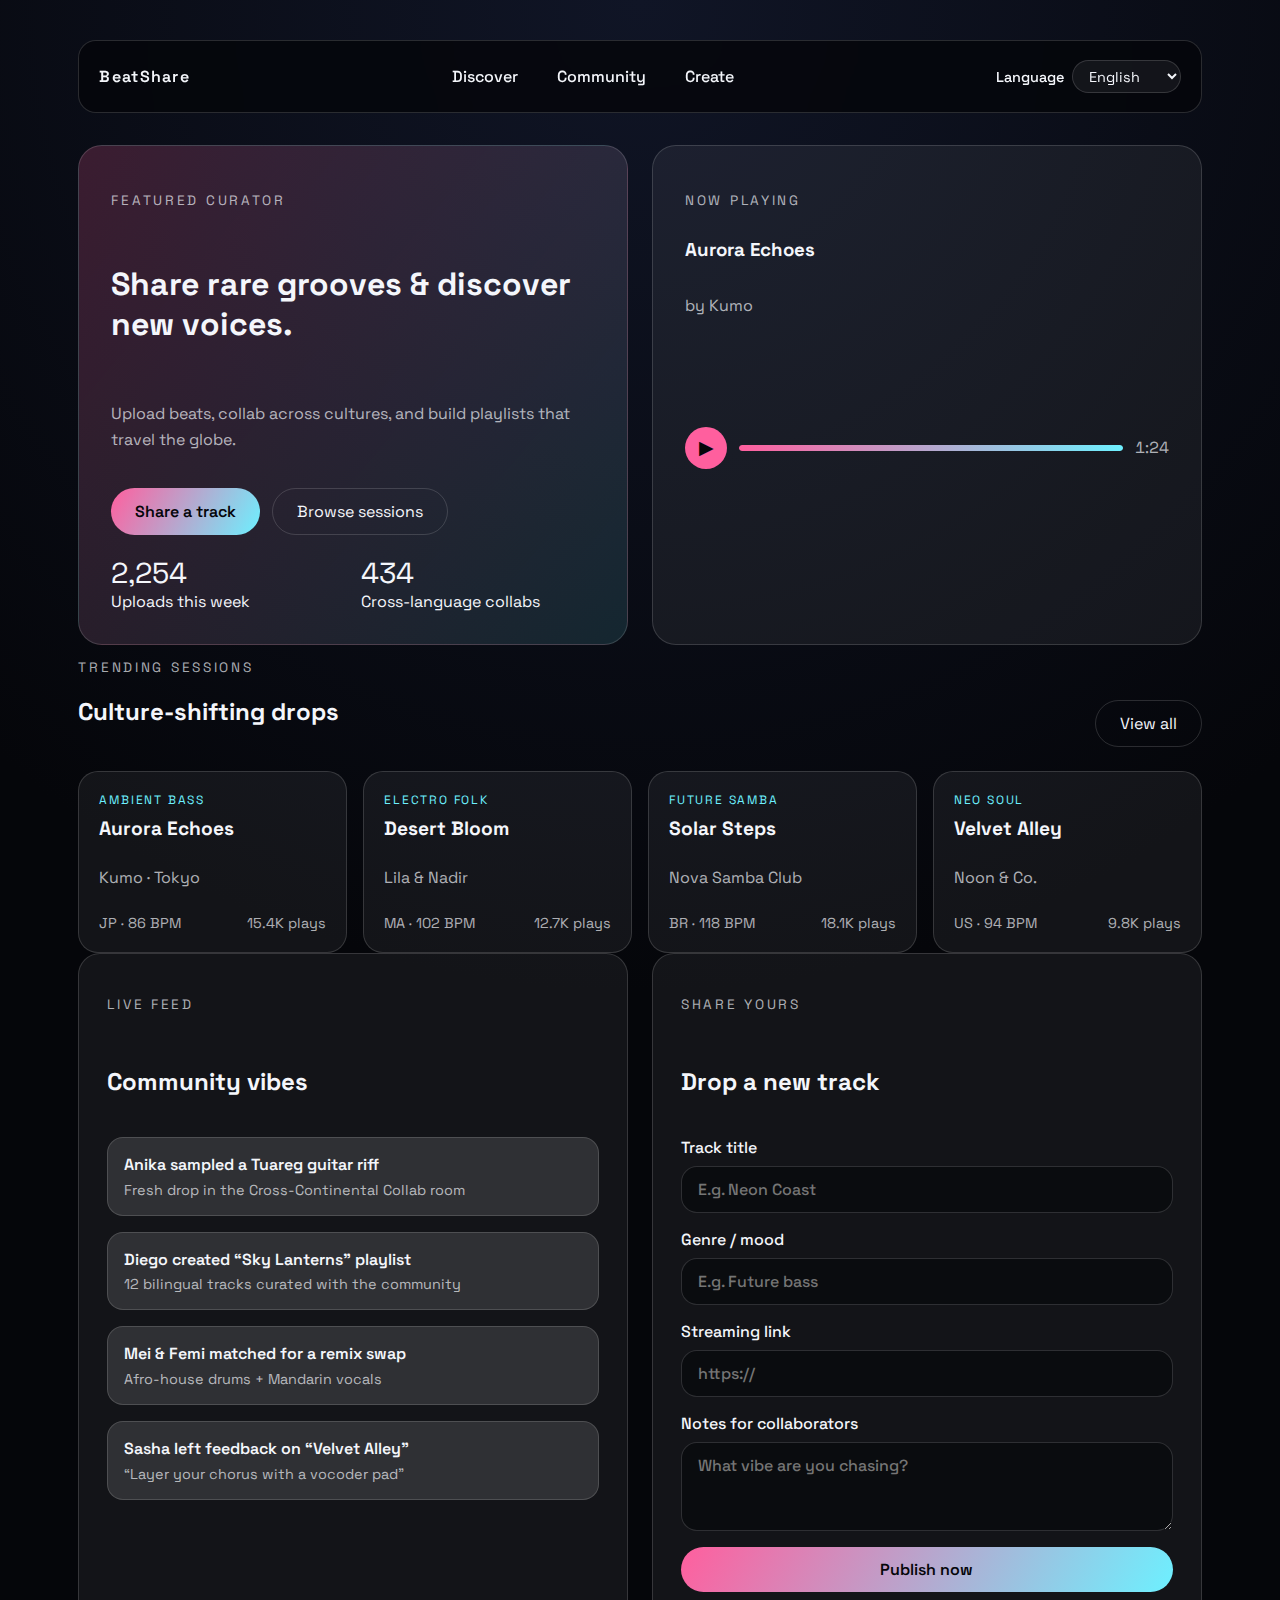
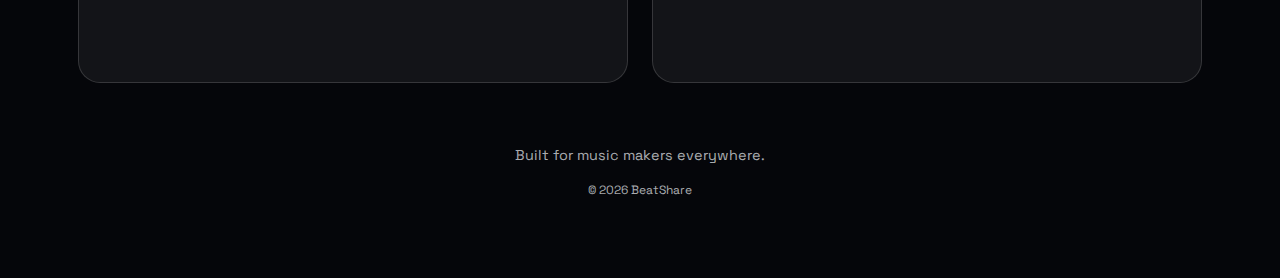
<file: index.html>
<!DOCTYPE html>
<html lang="en">
  <head>
    <meta charset="UTF-8" />
    <meta http-equiv="X-UA-Compatible" content="IE=edge" />
    <meta name="viewport" content="width=device-width, initial-scale=1.0" />
    <title>BeatShare · Global Music Sharing</title>
    <link rel="preconnect" href="https://fonts.googleapis.com" />
    <link rel="preconnect" href="https://fonts.gstatic.com" crossorigin />
    <link
      href="https://fonts.googleapis.com/css2?family=Space+Grotesk:wght@400;500;600&display=swap"
      rel="stylesheet"
    />
    <link rel="stylesheet" href="styles.css" />
    <link rel="icon" type="image/svg+xml" href="favicon.svg" />
  </head>
  <body>
    <div class="page">
      <header class="site-header">
        <a class="logo" href="index.html">BeatShare</a>
        <nav class="nav">
          <a class="nav-link" href="discover.html" data-i18n="navDiscover">Discover</a>
          <a class="nav-link" href="community.html" data-i18n="navCommunity">Community</a>
          <a class="nav-link" href="create.html" data-i18n="navCreate">Create</a>
        </nav>
        <div class="language-picker">
          <label for="languageSelect" data-i18n="languageLabel">Language</label>
          <select id="languageSelect" aria-label="Language selector">
            <option value="en">English</option>
            <option value="zh">中文</option>
            <option value="es">Español</option>
            <option value="jp">日本語</option>
          </select>
        </div>
      </header>

      <main>
        <section class="hero">
          <div class="hero-text">
            <p class="hero-label" data-i18n="heroLabel">Featured curator</p>
            <h1 data-i18n="heroTitle">
              Share rare grooves & discover new voices.
            </h1>
            <p class="hero-sub" data-i18n="heroSubtitle">
              Upload beats, collab across cultures, and build playlists that travel
              the globe.
            </p>
            <div class="hero-actions">
              <button class="primary" data-i18n="ctaShare">Share a track</button>
              <button class="ghost" data-i18n="ctaBrowse">Browse sessions</button>
            </div>
            <div class="hero-stats">
              <div>
                <p class="stat" id="statUploads">2,148</p>
                <span data-i18n="statUploads">Uploads this week</span>
              </div>
              <div>
                <p class="stat" id="statCollabs">438</p>
                <span data-i18n="statCollabs">Cross-language collabs</span>
              </div>
            </div>
          </div>
          <div class="hero-card" aria-live="polite">
            <p class="mini-label" data-i18n="nowPlaying">Now playing</p>
            <h3 id="nowPlayingTitle">Aurora Echoes</h3>
            <p class="muted" id="nowPlayingArtist">by Kumo</p>
            <div class="waveform">
              <span></span><span></span><span></span><span></span><span></span>
              <span></span><span></span><span></span><span></span><span></span>
            </div>
            <div class="player">
              <button class="player-btn" id="playToggle" aria-label="Play">
                ▶
              </button>
              <div class="progress">
                <div class="progress-filled" id="progressFilled"></div>
              </div>
              <span class="timestamp" id="timestamp">1:24</span>
            </div>
          </div>
        </section>

        <section class="trending" aria-label="Trending sessions">
          <div class="section-header">
            <div>
              <p class="mini-label" data-i18n="trendingLabel">Trending sessions</p>
              <h2 data-i18n="trendingTitle">Culture-shifting drops</h2>
            </div>
            <button class="ghost" data-i18n="trendingMore">View all</button>
          </div>
          <div class="grid" id="trendingGrid"></div>
        </section>

        <section class="split">
          <article class="card community" aria-live="polite">
            <p class="mini-label" data-i18n="communityLabel">Live feed</p>
            <h2 data-i18n="communityTitle">Community vibes</h2>
            <ul id="communityFeed" class="feed"></ul>
          </article>

          <article class="card share">
            <p class="mini-label" data-i18n="shareLabel">Share yours</p>
            <h2 data-i18n="shareTitle">Drop a new track</h2>
            <form id="shareForm">
              <label>
                <span data-i18n="formTitle">Track title</span>
                <input
                  type="text"
                  name="title"
                  required
                  placeholder="E.g. Neon Coast"
                  data-i18n-placeholder="placeholderTitle"
                />
              </label>
              <label>
                <span data-i18n="formGenre">Genre / mood</span>
                <input
                  type="text"
                  name="genre"
                  required
                  placeholder="E.g. Future bass"
                  data-i18n-placeholder="placeholderGenre"
                />
              </label>
              <label>
                <span data-i18n="formLink">Streaming link</span>
                <input
                  type="url"
                  name="link"
                  required
                  placeholder="https://"
                  data-i18n-placeholder="placeholderLink"
                />
              </label>
              <label>
                <span data-i18n="formNotes">Notes for collaborators</span>
                <textarea
                  name="notes"
                  rows="3"
                  placeholder="What vibe are you chasing?"
                  data-i18n-placeholder="placeholderNotes"
                ></textarea>
              </label>
              <button class="primary" type="submit" data-i18n="formSubmit">
                Publish now
              </button>
              <p class="form-status" id="formStatus" role="status"></p>
            </form>
          </article>
        </section>
      </main>

      <footer class="site-footer">
        <p data-i18n="footerTag">Built for music makers everywhere.</p>
        <small>&copy; <span id="year"></span> BeatShare</small>
      </footer>
    </div>

    <script src="app.js" defer></script>
  </body>
</html>
</file>
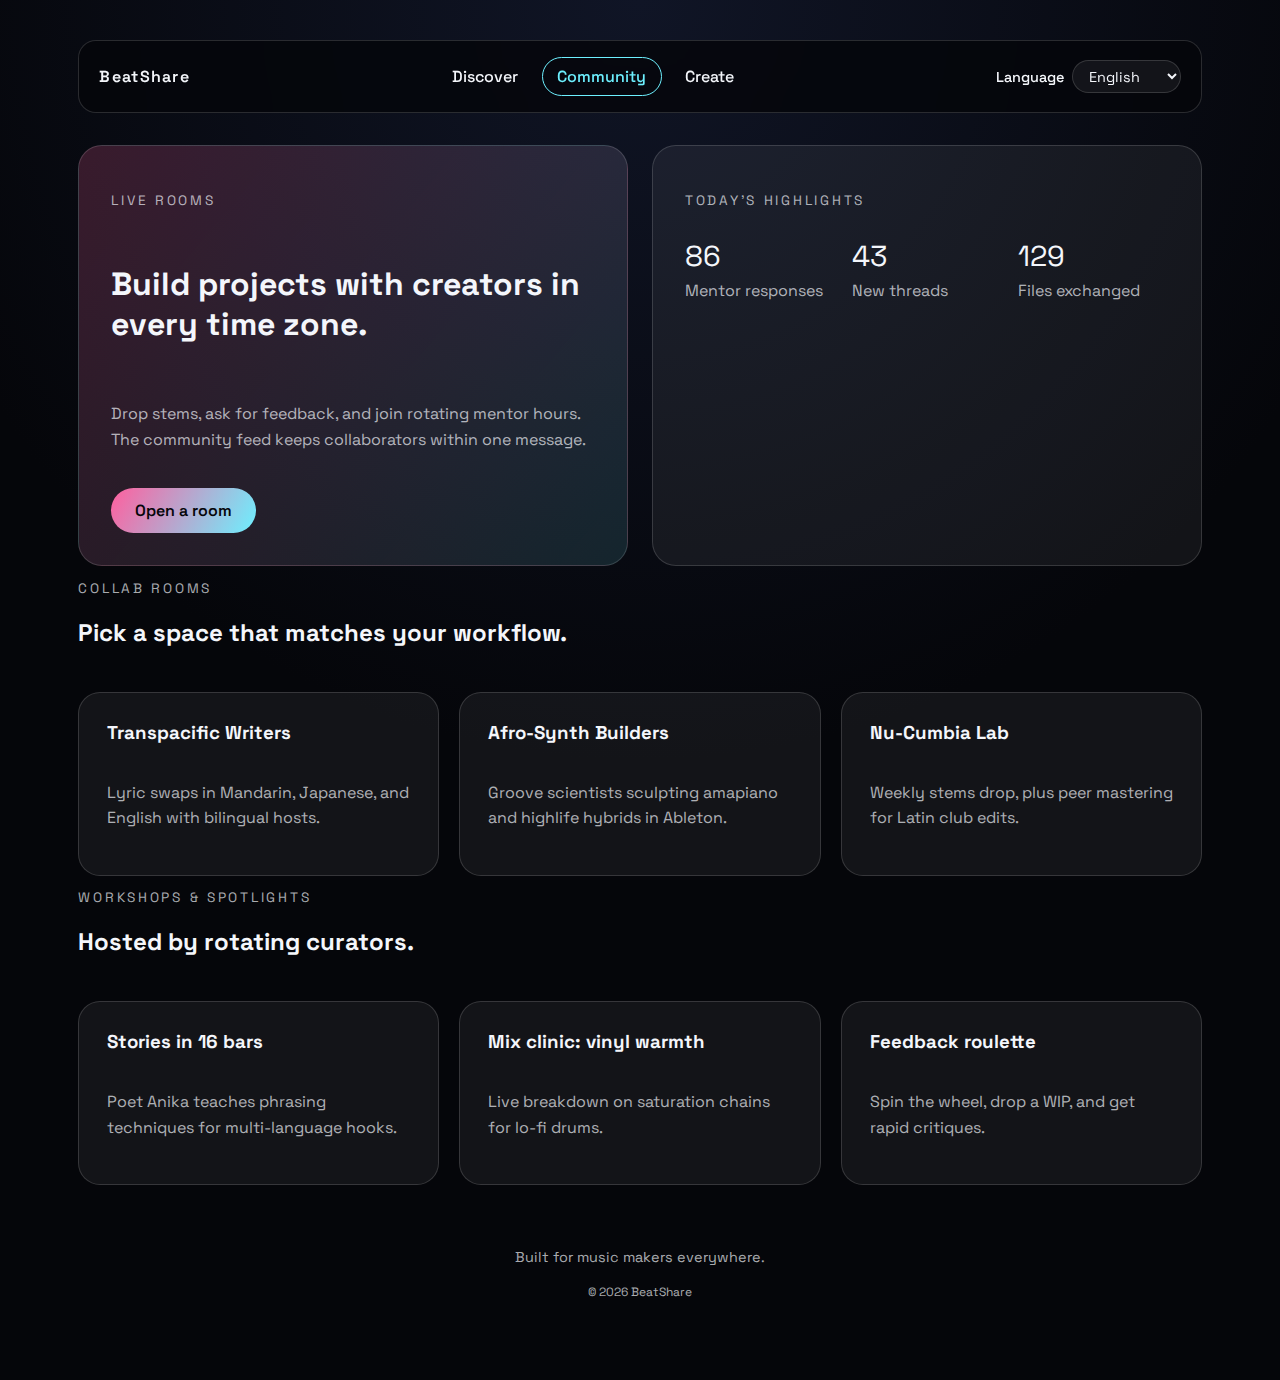
<file: community.html>
<!DOCTYPE html>
<html lang="en">
  <head>
    <meta charset="UTF-8" />
    <meta http-equiv="X-UA-Compatible" content="IE=edge" />
    <meta name="viewport" content="width=device-width, initial-scale=1.0" />
    <title>BeatShare · Global Music Sharing</title>
    <link rel="preconnect" href="https://fonts.googleapis.com" />
    <link rel="preconnect" href="https://fonts.gstatic.com" crossorigin />
    <link
      href="https://fonts.googleapis.com/css2?family=Space+Grotesk:wght@400;500;600&display=swap"
      rel="stylesheet"
    />
    <link rel="stylesheet" href="styles.css" />
    <link rel="icon" type="image/svg+xml" href="favicon.svg" />
  </head>
  <body data-page="community">
    <div class="page">
      <header class="site-header">
        <a class="logo" href="index.html">BeatShare</a>
        <nav class="nav">
          <a class="nav-link" href="discover.html" data-i18n="navDiscover">Discover</a>
          <a class="nav-link active" href="community.html" data-i18n="navCommunity" aria-current="page">Community</a>
          <a class="nav-link" href="create.html" data-i18n="navCreate">Create</a>
        </nav>
        <div class="language-picker">
          <label for="languageSelect" data-i18n="languageLabel">Language</label>
          <select id="languageSelect" aria-label="Language selector">
            <option value="en">English</option>
            <option value="zh">中文</option>
            <option value="es">Español</option>
            <option value="jp">日本語</option>
          </select>
        </div>
      </header>

      <main>
        <section class="hero community-hero">
          <div class="hero-text">
            <p class="hero-label" data-i18n="communityHeroLabel">Live rooms</p>
            <h1 data-i18n="communityHeroTitle">Build projects with creators in every time zone.</h1>
            <p class="hero-sub" data-i18n="communityHeroSubtitle">
              Drop stems, ask for feedback, and join rotating mentor hours. The
              community feed keeps collaborators within one message.
            </p>
            <div class="hero-actions">
              <button class="primary" data-i18n="communityHeroCta">Open a room</button>
            </div>
          </div>
          <article class="hero-card">
            <p class="mini-label" data-i18n="communityStatsLabel">Today's highlights</p>
            <ul class="stat-list">
              <li>
                <span class="stat" data-i18n="communityStat1Value">86</span>
                <span class="muted" data-i18n="communityStat1Label">Mentor responses</span>
              </li>
              <li>
                <span class="stat" data-i18n="communityStat2Value">43</span>
                <span class="muted" data-i18n="communityStat2Label">New threads</span>
              </li>
              <li>
                <span class="stat" data-i18n="communityStat3Value">129</span>
                <span class="muted" data-i18n="communityStat3Label">Files exchanged</span>
              </li>
            </ul>
          </article>
        </section>

        <section class="trending">
          <div class="section-header">
            <div>
              <p class="mini-label" data-i18n="communityRoomsTitle">Collab rooms</p>
              <h2 data-i18n="communityRoomsSubtitle">Pick a space that matches your workflow.</h2>
            </div>
          </div>
          <div class="card-grid">
            <article class="card playlist-card">
              <h3 data-i18n="communityRoom1Title">Transpacific Writers</h3>
              <p class="muted" data-i18n="communityRoom1Desc">
                Lyric swaps in Mandarin, Japanese, and English with bilingual hosts.
              </p>
            </article>
            <article class="card playlist-card">
              <h3 data-i18n="communityRoom2Title">Afro-Synth Builders</h3>
              <p class="muted" data-i18n="communityRoom2Desc">
                Groove scientists sculpting amapiano and highlife hybrids in Ableton.
              </p>
            </article>
            <article class="card playlist-card">
              <h3 data-i18n="communityRoom3Title">Nu-Cumbia Lab</h3>
              <p class="muted" data-i18n="communityRoom3Desc">
                Weekly stems drop, plus peer mastering for Latin club edits.
              </p>
            </article>
          </div>
        </section>

        <section class="trending">
          <div class="section-header">
            <div>
              <p class="mini-label" data-i18n="communitySpotlightsTitle">Workshops & spotlights</p>
              <h2 data-i18n="communitySpotlightsSubtitle">Hosted by rotating curators.</h2>
            </div>
          </div>
          <div class="card-grid">
            <article class="card playlist-card">
              <h3 data-i18n="communityWorkshop1Title">Stories in 16 bars</h3>
              <p class="muted" data-i18n="communityWorkshop1Desc">
                Poet Anika teaches phrasing techniques for multi-language hooks.
              </p>
            </article>
            <article class="card playlist-card">
              <h3 data-i18n="communityWorkshop2Title">Mix clinic: vinyl warmth</h3>
              <p class="muted" data-i18n="communityWorkshop2Desc">
                Live breakdown on saturation chains for lo-fi drums.
              </p>
            </article>
            <article class="card playlist-card">
              <h3 data-i18n="communityWorkshop3Title">Feedback roulette</h3>
              <p class="muted" data-i18n="communityWorkshop3Desc">
                Spin the wheel, drop a WIP, and get rapid critiques.
              </p>
            </article>
          </div>
        </section>
      </main>

      <footer class="site-footer">
        <p data-i18n="footerTag">Built for music makers everywhere.</p>
        <small>&copy; <span id="year"></span> BeatShare</small>
      </footer>
    </div>

    <script src="app.js" defer></script>
  </body>
</html>
</file>
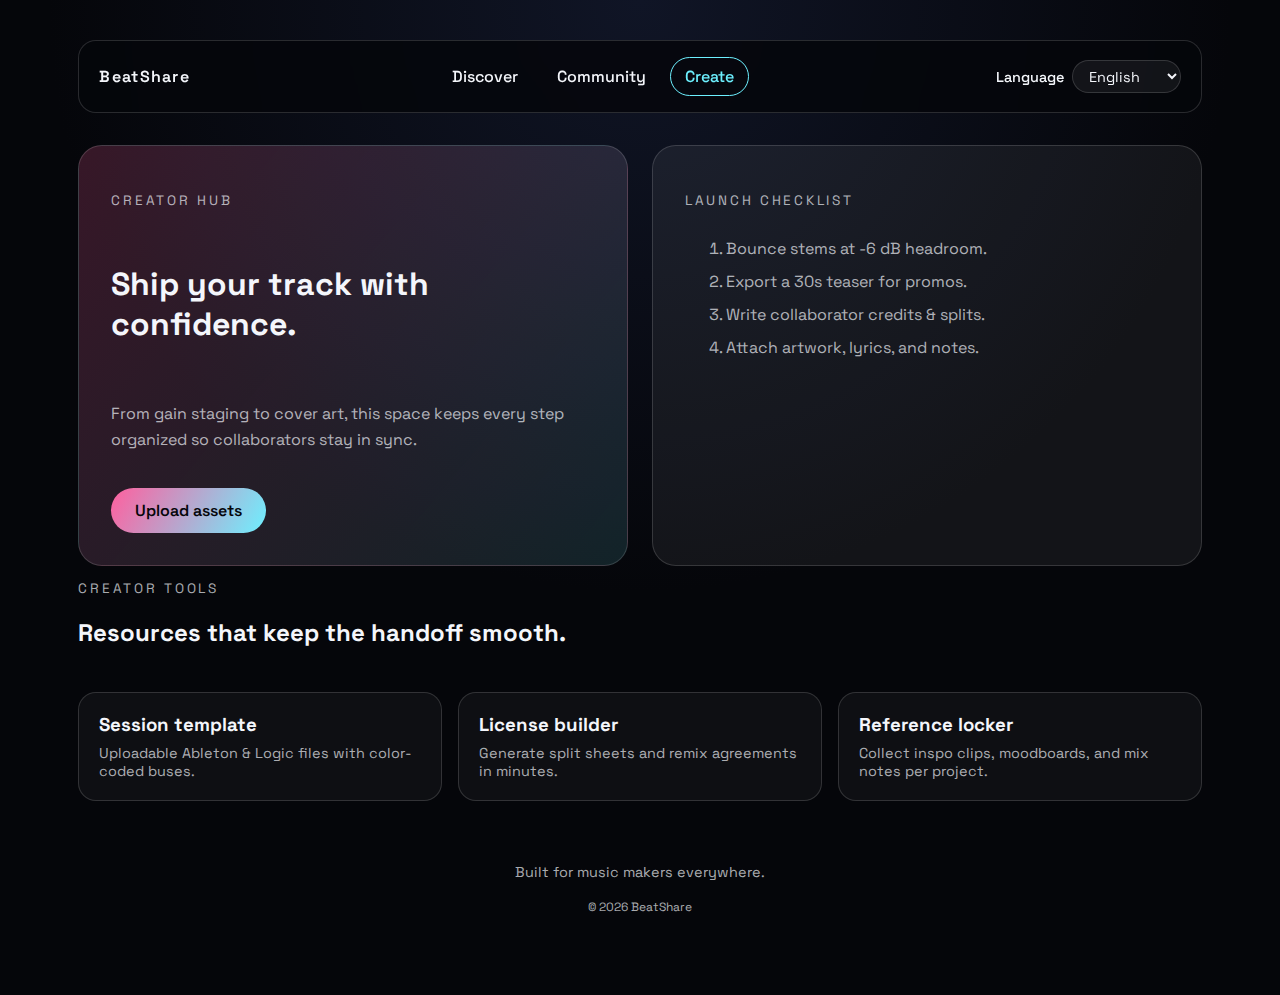
<file: create.html>
<!DOCTYPE html>
<html lang="en">
  <head>
    <meta charset="UTF-8" />
    <meta http-equiv="X-UA-Compatible" content="IE=edge" />
    <meta name="viewport" content="width=device-width, initial-scale=1.0" />
    <title>BeatShare · Global Music Sharing</title>
    <link rel="preconnect" href="https://fonts.googleapis.com" />
    <link rel="preconnect" href="https://fonts.gstatic.com" crossorigin />
    <link
      href="https://fonts.googleapis.com/css2?family=Space+Grotesk:wght@400;500;600&display=swap"
      rel="stylesheet"
    />
    <link rel="stylesheet" href="styles.css" />
    <link rel="icon" type="image/svg+xml" href="favicon.svg" />
  </head>
  <body data-page="create">
    <div class="page">
      <header class="site-header">
        <a class="logo" href="index.html">BeatShare</a>
        <nav class="nav">
          <a class="nav-link" href="discover.html" data-i18n="navDiscover">Discover</a>
          <a class="nav-link" href="community.html" data-i18n="navCommunity">Community</a>
          <a class="nav-link active" href="create.html" data-i18n="navCreate" aria-current="page">Create</a>
        </nav>
        <div class="language-picker">
          <label for="languageSelect" data-i18n="languageLabel">Language</label>
          <select id="languageSelect" aria-label="Language selector">
            <option value="en">English</option>
            <option value="zh">中文</option>
            <option value="es">Español</option>
            <option value="jp">日本語</option>
          </select>
        </div>
      </header>

      <main>
        <section class="hero create-hero">
          <div class="hero-text">
            <p class="hero-label" data-i18n="createHeroLabel">Creator hub</p>
            <h1 data-i18n="createHeroTitle">Ship your track with confidence.</h1>
            <p class="hero-sub" data-i18n="createHeroSubtitle">
              From gain staging to cover art, this space keeps every step organized so
              collaborators stay in sync.
            </p>
            <div class="hero-actions">
              <button class="primary" data-i18n="createHeroCta">Upload assets</button>
            </div>
          </div>
          <article class="hero-card">
            <p class="mini-label" data-i18n="createChecklistTitle">Launch checklist</p>
            <ol class="steps-list">
              <li data-i18n="createStep1">Bounce stems at -6 dB headroom.</li>
              <li data-i18n="createStep2">Export a 30s teaser for promos.</li>
              <li data-i18n="createStep3">Write collaborator credits & splits.</li>
              <li data-i18n="createStep4">Attach artwork, lyrics, and notes.</li>
            </ol>
          </article>
        </section>

        <section class="trending">
          <div class="section-header">
            <div>
              <p class="mini-label" data-i18n="createToolsTitle">Creator tools</p>
              <h2 data-i18n="createToolsSubtitle">Resources that keep the handoff smooth.</h2>
            </div>
          </div>
          <div class="tools-grid">
            <article class="tool-card">
              <h3 data-i18n="createTool1Title">Session template</h3>
              <p data-i18n="createTool1Desc">Uploadable Ableton & Logic files with color-coded buses.</p>
            </article>
            <article class="tool-card">
              <h3 data-i18n="createTool2Title">License builder</h3>
              <p data-i18n="createTool2Desc">Generate split sheets and remix agreements in minutes.</p>
            </article>
            <article class="tool-card">
              <h3 data-i18n="createTool3Title">Reference locker</h3>
              <p data-i18n="createTool3Desc">Collect inspo clips, moodboards, and mix notes per project.</p>
            </article>
          </div>
        </section>
      </main>

      <footer class="site-footer">
        <p data-i18n="footerTag">Built for music makers everywhere.</p>
        <small>&copy; <span id="year"></span> BeatShare</small>
      </footer>
    </div>

    <script src="app.js" defer></script>
  </body>
</html>
</file>
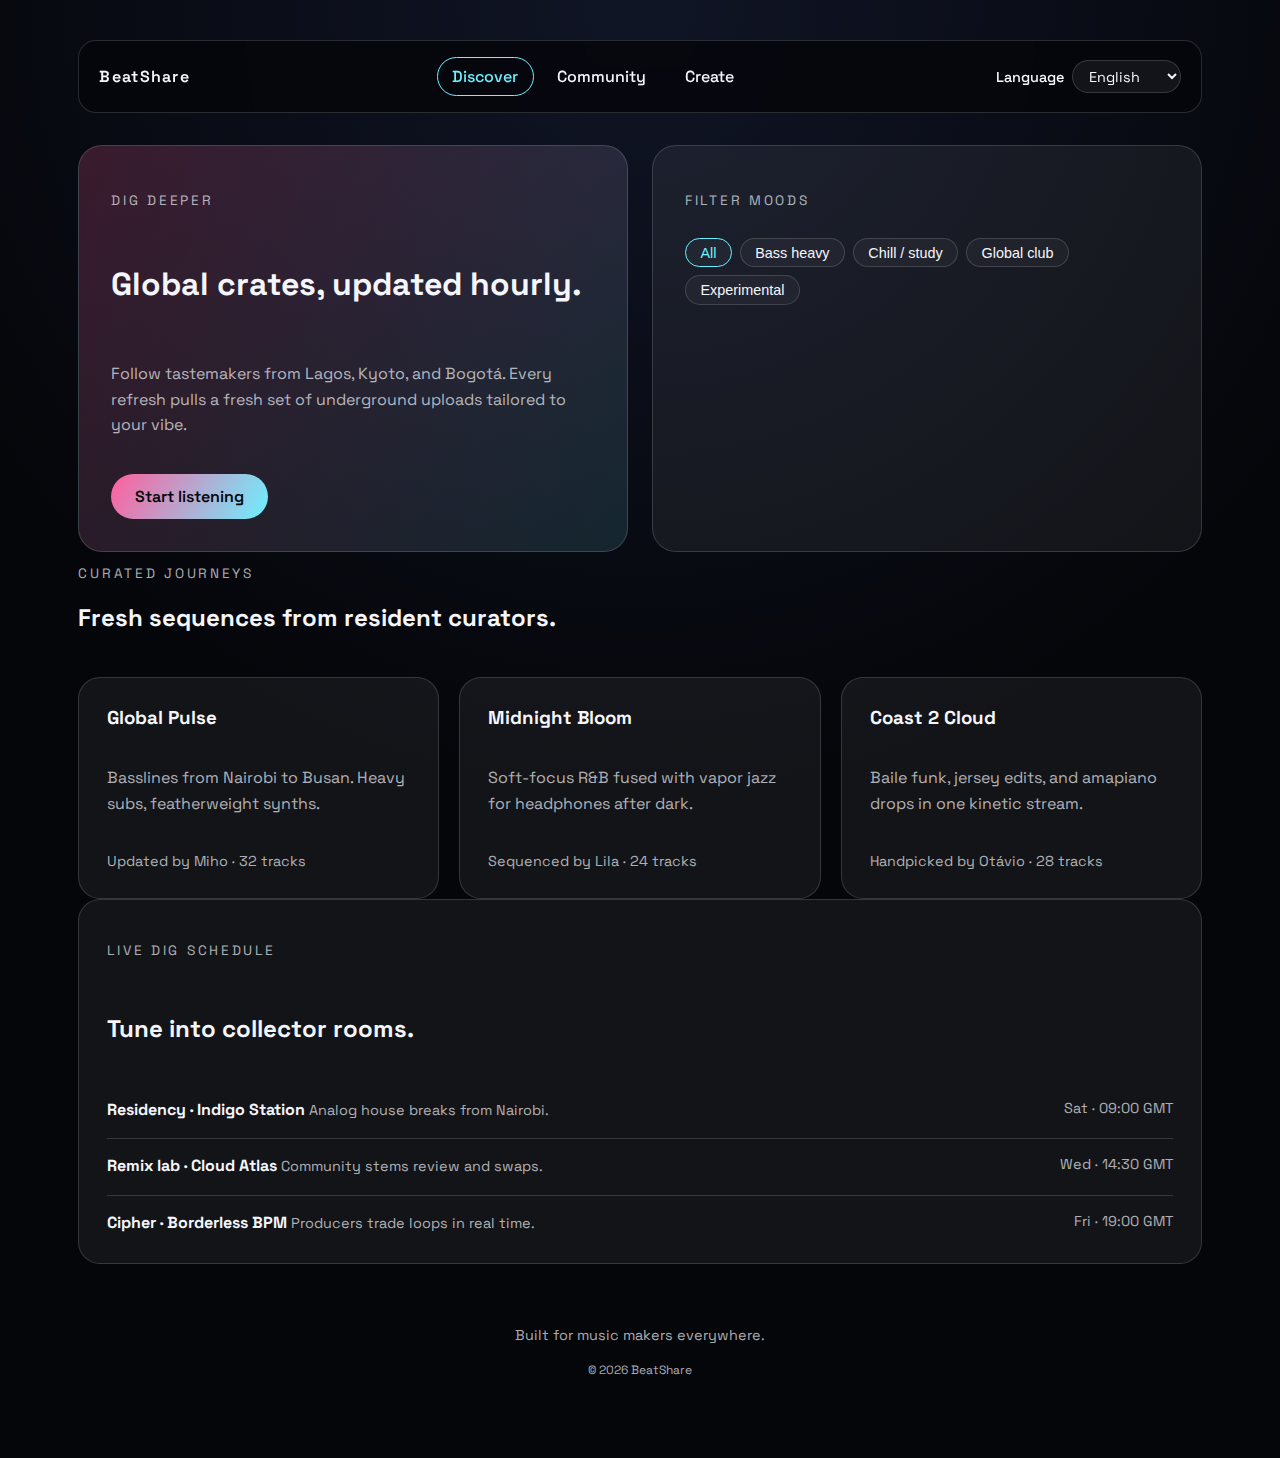
<file: discover.html>
<!DOCTYPE html>
<html lang="en">
  <head>
    <meta charset="UTF-8" />
    <meta http-equiv="X-UA-Compatible" content="IE=edge" />
    <meta name="viewport" content="width=device-width, initial-scale=1.0" />
    <title>BeatShare · Global Music Sharing</title>
    <link rel="preconnect" href="https://fonts.googleapis.com" />
    <link rel="preconnect" href="https://fonts.gstatic.com" crossorigin />
    <link
      href="https://fonts.googleapis.com/css2?family=Space+Grotesk:wght@400;500;600&display=swap"
      rel="stylesheet"
    />
    <link rel="stylesheet" href="styles.css" />
    <link rel="icon" type="image/svg+xml" href="favicon.svg" />
  </head>
  <body data-page="discover">
    <div class="page">
      <header class="site-header">
        <a class="logo" href="index.html">BeatShare</a>
        <nav class="nav">
          <a class="nav-link active" href="discover.html" data-i18n="navDiscover" aria-current="page">Discover</a>
          <a class="nav-link" href="community.html" data-i18n="navCommunity">Community</a>
          <a class="nav-link" href="create.html" data-i18n="navCreate">Create</a>
        </nav>
        <div class="language-picker">
          <label for="languageSelect" data-i18n="languageLabel">Language</label>
          <select id="languageSelect" aria-label="Language selector">
            <option value="en">English</option>
            <option value="zh">中文</option>
            <option value="es">Español</option>
            <option value="jp">日本語</option>
          </select>
        </div>
      </header>

      <main>
        <section class="hero discover-hero">
          <div class="hero-text">
            <p class="hero-label" data-i18n="discoverHeroLabel">Dig deeper</p>
            <h1 data-i18n="discoverHeroTitle">Global crates, updated hourly.</h1>
            <p class="hero-sub" data-i18n="discoverHeroSubtitle">
              Follow tastemakers from Lagos, Kyoto, and Bogotá. Every refresh pulls a
              fresh set of underground uploads tailored to your vibe.
            </p>
            <div class="hero-actions">
              <button class="primary" data-i18n="discoverCta">Start listening</button>
            </div>
          </div>
          <article class="hero-card filter-card">
            <p class="mini-label" data-i18n="discoverFilterLabel">Filter moods</p>
            <div class="pill-group">
              <button class="pill active" data-i18n="filterAll">All</button>
              <button class="pill" data-i18n="filterBass">Bass heavy</button>
              <button class="pill" data-i18n="filterChill">Chill / study</button>
              <button class="pill" data-i18n="filterGlobal">Global club</button>
              <button class="pill" data-i18n="filterExperimental">Experimental</button>
            </div>
          </article>
        </section>

        <section class="trending">
          <div class="section-header">
            <div>
              <p class="mini-label" data-i18n="discoverPlaylistsTitle">Curated journeys</p>
              <h2 data-i18n="discoverPlaylistsSubtitle">
                Fresh sequences from resident curators.
              </h2>
            </div>
          </div>
          <div class="card-grid">
            <article class="card playlist-card">
              <h3 data-i18n="discoverPlaylist1Title">Global Pulse</h3>
              <p class="muted" data-i18n="discoverPlaylist1Desc">
                Basslines from Nairobi to Busan. Heavy subs, featherweight synths.
              </p>
              <span class="meta" data-i18n="discoverPlaylist1Meta">Updated by Miho · 32 tracks</span>
            </article>
            <article class="card playlist-card">
              <h3 data-i18n="discoverPlaylist2Title">Midnight Bloom</h3>
              <p class="muted" data-i18n="discoverPlaylist2Desc">
                Soft-focus R&B fused with vapor jazz for headphones after dark.
              </p>
              <span class="meta" data-i18n="discoverPlaylist2Meta">Sequenced by Lila · 24 tracks</span>
            </article>
            <article class="card playlist-card">
              <h3 data-i18n="discoverPlaylist3Title">Coast 2 Cloud</h3>
              <p class="muted" data-i18n="discoverPlaylist3Desc">
                Baile funk, jersey edits, and amapiano drops in one kinetic stream.
              </p>
              <span class="meta" data-i18n="discoverPlaylist3Meta">Handpicked by Otávio · 28 tracks</span>
            </article>
          </div>
        </section>

        <section class="card schedule-card">
          <p class="mini-label" data-i18n="discoverScheduleTitle">Live dig schedule</p>
          <h2 data-i18n="discoverScheduleSubtitle">Tune into collector rooms.</h2>
          <ul class="schedule">
            <li>
              <div>
                <strong data-i18n="discoverScheduleResidencyTitle">Residency · Indigo Station</strong>
                <span class="muted" data-i18n="discoverScheduleResidencyDesc">Analog house breaks from Nairobi.</span>
              </div>
              <span data-i18n="discoverScheduleResidencyTime">Sat · 09:00 GMT</span>
            </li>
            <li>
              <div>
                <strong data-i18n="discoverScheduleRemixTitle">Remix lab · Cloud Atlas</strong>
                <span class="muted" data-i18n="discoverScheduleRemixDesc">Community stems review and swaps.</span>
              </div>
              <span data-i18n="discoverScheduleRemixTime">Wed · 14:30 GMT</span>
            </li>
            <li>
              <div>
                <strong data-i18n="discoverScheduleCipherTitle">Cipher · Borderless BPM</strong>
                <span class="muted" data-i18n="discoverScheduleCipherDesc">Producers trade loops in real time.</span>
              </div>
              <span data-i18n="discoverScheduleCipherTime">Fri · 19:00 GMT</span>
            </li>
          </ul>
        </section>
      </main>

      <footer class="site-footer">
        <p data-i18n="footerTag">Built for music makers everywhere.</p>
        <small>&copy; <span id="year"></span> BeatShare</small>
      </footer>
    </div>

    <script src="app.js" defer></script>
  </body>
</html>
</file>
<file: styles.css>
:root {
  color-scheme: dark;
  font-family: 'Space Grotesk', system-ui, -apple-system, BlinkMacSystemFont, sans-serif;
  --bg: #05060a;
  --surface: rgba(255, 255, 255, 0.06);
  --surface-strong: rgba(255, 255, 255, 0.12);
  --text: #f4f6fb;
  --accent: #ff5f9e;
  --accent-2: #6df0ff;
  --muted: rgba(244, 246, 251, 0.7);
  --border: rgba(255, 255, 255, 0.15);
}

* {
  box-sizing: border-box;
}

body {
  margin: 0;
  min-height: 100vh;
  background: radial-gradient(circle at top, #101526, #05060a 50%);
  color: var(--text);
}

.page {
  max-width: 1200px;
  margin: 0 auto;
  padding: 2.5rem clamp(1.25rem, 3vw, 2.75rem) 3rem;
  display: flex;
  flex-direction: column;
  gap: 2rem;
}

.site-header {
  display: flex;
  align-items: center;
  justify-content: space-between;
  gap: 1.5rem;
  position: sticky;
  top: 1rem;
  padding: 1rem 1.25rem;
  background: rgba(5, 6, 10, 0.85);
  border: 1px solid var(--border);
  border-radius: 18px;
  backdrop-filter: blur(20px);
  z-index: 2;
}

.logo {
  font-weight: 600;
  letter-spacing: 0.08em;
  text-decoration: none;
  color: var(--text);
}

.nav {
  display: flex;
  gap: 0.5rem;
}

.nav-link {
  border: 1px solid transparent;
  border-radius: 999px;
  padding: 0.5rem 0.9rem;
  background: transparent;
  color: var(--text);
  font-weight: 500;
  cursor: pointer;
  transition: border 0.2s ease, color 0.2s ease;
  text-decoration: none;
  display: inline-flex;
  align-items: center;
}

.nav-link:hover,
.nav-link:focus-visible {
  border-color: var(--accent-2);
  color: var(--accent-2);
}

.nav-link.active {
  border-color: var(--accent-2);
  color: var(--accent-2);
}

.language-picker {
  display: flex;
  align-items: center;
  gap: 0.5rem;
  font-size: 0.9rem;
}

select {
  background: var(--surface);
  border: 1px solid var(--border);
  color: var(--text);
  font: inherit;
  border-radius: 999px;
  padding: 0.35rem 1.2rem 0.35rem 0.75rem;
}

.hero {
  display: grid;
  grid-template-columns: repeat(auto-fit, minmax(280px, 1fr));
  gap: 1.5rem;
  align-items: stretch;
}

.hero-text {
  padding: 2rem;
  border-radius: 24px;
  background: linear-gradient(130deg, rgba(255, 95, 158, 0.2), rgba(109, 240, 255, 0.12));
  border: 1px solid var(--border);
  display: flex;
  flex-direction: column;
  gap: 1.25rem;
}

.hero-card {
  padding: 2rem;
  border-radius: 24px;
  background: var(--surface);
  border: 1px solid var(--border);
  display: flex;
  flex-direction: column;
  gap: 1rem;
}

.hero-label,
.mini-label {
  font-size: 0.85rem;
  letter-spacing: 0.2em;
  text-transform: uppercase;
  color: var(--muted);
}

.hero-sub,
.muted {
  color: var(--muted);
  line-height: 1.6;
}

.hero-actions {
  display: flex;
  flex-wrap: wrap;
  gap: 0.75rem;
}

.primary,
.ghost {
  font: inherit;
  cursor: pointer;
  border-radius: 999px;
  padding: 0.75rem 1.5rem;
  border: 1px solid transparent;
  transition: transform 0.2s ease, border 0.2s ease;
}

.primary {
  background: linear-gradient(120deg, var(--accent), var(--accent-2));
  color: #05060a;
  font-weight: 600;
  border: none;
}

.primary:hover,
.primary:focus-visible {
  transform: translateY(-1px) scale(1.01);
}

.ghost {
  background: transparent;
  color: var(--text);
  border-color: var(--border);
}

.ghost:hover,
.ghost:focus-visible {
  border-color: var(--accent-2);
  color: var(--accent-2);
}

.hero-stats {
  display: grid;
  grid-template-columns: repeat(auto-fit, minmax(120px, 1fr));
  gap: 1rem;
}

.stat {
  font-size: 1.8rem;
  margin: 0;
}

.hero-card h3 {
  margin: 0;
}

.waveform {
  display: flex;
  gap: 4px;
  height: 60px;
  align-items: flex-end;
}

.waveform span {
  flex: 1;
  background: linear-gradient(180deg, var(--accent-2), transparent);
  border-radius: 999px;
  animation: pulse 1.2s ease-in-out infinite;
}

.waveform span:nth-child(odd) {
  animation-delay: 0.2s;
}

@keyframes pulse {
  0%,
  100% {
    height: 15%;
  }
  50% {
    height: 90%;
  }
}

.player {
  display: flex;
  align-items: center;
  gap: 0.75rem;
}

.player-btn {
  width: 42px;
  height: 42px;
  border-radius: 50%;
  border: none;
  background: var(--accent);
  color: #05060a;
  font-size: 1.2rem;
  cursor: pointer;
}

.progress {
  flex: 1;
  height: 6px;
  border-radius: 999px;
  background: rgba(255, 255, 255, 0.12);
  overflow: hidden;
}

.progress-filled {
  height: 100%;
  width: 35%;
  border-radius: inherit;
  background: linear-gradient(90deg, var(--accent), var(--accent-2));
}

.timestamp {
  font-variant-numeric: tabular-nums;
  color: var(--muted);
}

.section-header {
  display: flex;
  justify-content: space-between;
  align-items: flex-end;
  gap: 1rem;
}

.trending .grid {
  margin-top: 1.5rem;
  display: grid;
  grid-template-columns: repeat(auto-fit, minmax(220px, 1fr));
  gap: 1rem;
}

.card-grid {
  margin-top: 1.5rem;
  display: grid;
  grid-template-columns: repeat(auto-fit, minmax(240px, 1fr));
  gap: 1.25rem;
}

.pill-group {
  display: flex;
  flex-wrap: wrap;
  gap: 0.5rem;
}

.pill {
  border-radius: 999px;
  border: 1px solid var(--border);
  padding: 0.35rem 0.9rem;
  background: rgba(255, 255, 255, 0.04);
  color: var(--text);
  font-size: 0.9rem;
  cursor: pointer;
  transition: border 0.2s ease, color 0.2s ease;
}

.pill.active {
  border-color: var(--accent-2);
  color: var(--accent-2);
}

.playlist-card h3 {
  margin: 0;
}

.playlist-card .meta {
  font-size: 0.9rem;
  color: var(--muted);
}

.schedule {
  list-style: none;
  margin: 0;
  padding: 0;
  display: flex;
  flex-direction: column;
}

.schedule li {
  display: flex;
  justify-content: space-between;
  gap: 1.5rem;
  padding: 1rem 0;
  border-bottom: 1px solid var(--border);
}

.schedule li:last-child {
  border-bottom: none;
  padding-bottom: 0;
}

.schedule strong {
  font-size: 1rem;
}

.schedule span {
  font-size: 0.9rem;
  color: var(--muted);
}

.session-card {
  border: 1px solid var(--border);
  border-radius: 20px;
  padding: 1.25rem;
  background: var(--surface);
  display: flex;
  flex-direction: column;
  gap: 0.5rem;
}

.session-card .tag {
  font-size: 0.75rem;
  text-transform: uppercase;
  letter-spacing: 0.15em;
  color: var(--accent-2);
}

.session-card h3 {
  margin: 0;
  font-size: 1.2rem;
}

.session-card .meta {
  display: flex;
  justify-content: space-between;
  font-size: 0.9rem;
  color: var(--muted);
}

.split {
  display: grid;
  grid-template-columns: repeat(auto-fit, minmax(260px, 1fr));
  gap: 1.5rem;
}

.card {
  border: 1px solid var(--border);
  border-radius: 22px;
  background: var(--surface);
  padding: 1.75rem;
  display: flex;
  flex-direction: column;
  gap: 1.25rem;
}

.stat-list {
  list-style: none;
  padding: 0;
  margin: 0;
  display: grid;
  grid-template-columns: repeat(auto-fit, minmax(120px, 1fr));
  gap: 1rem;
}

.stat-list li {
  display: flex;
  flex-direction: column;
  gap: 0.25rem;
}

.steps-list {
  margin: 0;
  padding-left: 1.5rem;
  display: flex;
  flex-direction: column;
  gap: 0.75rem;
  color: var(--muted);
  list-style-position: inside;
}

.tools-grid {
  display: grid;
  grid-template-columns: repeat(auto-fit, minmax(220px, 1fr));
  gap: 1rem;
  margin-top: 1.5rem;
}

.tool-card {
  border: 1px solid var(--border);
  border-radius: 18px;
  padding: 1.25rem;
  background: rgba(255, 255, 255, 0.04);
  display: flex;
  flex-direction: column;
  gap: 0.5rem;
}

.tool-card h3 {
  margin: 0;
}

.tool-card p {
  margin: 0;
  color: var(--muted);
  font-size: 0.9rem;
}

.feed {
  list-style: none;
  padding: 0;
  margin: 0;
  display: flex;
  flex-direction: column;
  gap: 1rem;
}

.feed li {
  padding: 1rem;
  border-radius: 16px;
  background: var(--surface-strong);
  border: 1px solid var(--border);
  display: flex;
  flex-direction: column;
  gap: 0.35rem;
}

.feed .title {
  font-weight: 600;
}

.feed .subtitle {
  color: var(--muted);
  font-size: 0.9rem;
}

.share form {
  display: flex;
  flex-direction: column;
  gap: 1rem;
}

label {
  display: flex;
  flex-direction: column;
  gap: 0.5rem;
  font-weight: 500;
}

input,
textarea {
  border-radius: 16px;
  border: 1px solid var(--border);
  background: rgba(5, 6, 10, 0.6);
  color: var(--text);
  font: inherit;
  padding: 0.75rem 1rem;
  resize: vertical;
}

.form-status {
  min-height: 1.2em;
  font-size: 0.9rem;
  color: var(--accent-2);
}

.site-footer {
  display: flex;
  flex-direction: column;
  gap: 0.25rem;
  font-size: 0.9rem;
  color: var(--muted);
  text-align: center;
  padding: 1rem 0 2rem;
}

@media (max-width: 720px) {
  .site-header {
    flex-wrap: wrap;
  }

  .nav {
    flex: 1;
    justify-content: space-around;
  }

  .hero-text,
  .hero-card,
  .card,
  .session-card {
    padding: 1.25rem;
  }
}
</file>
